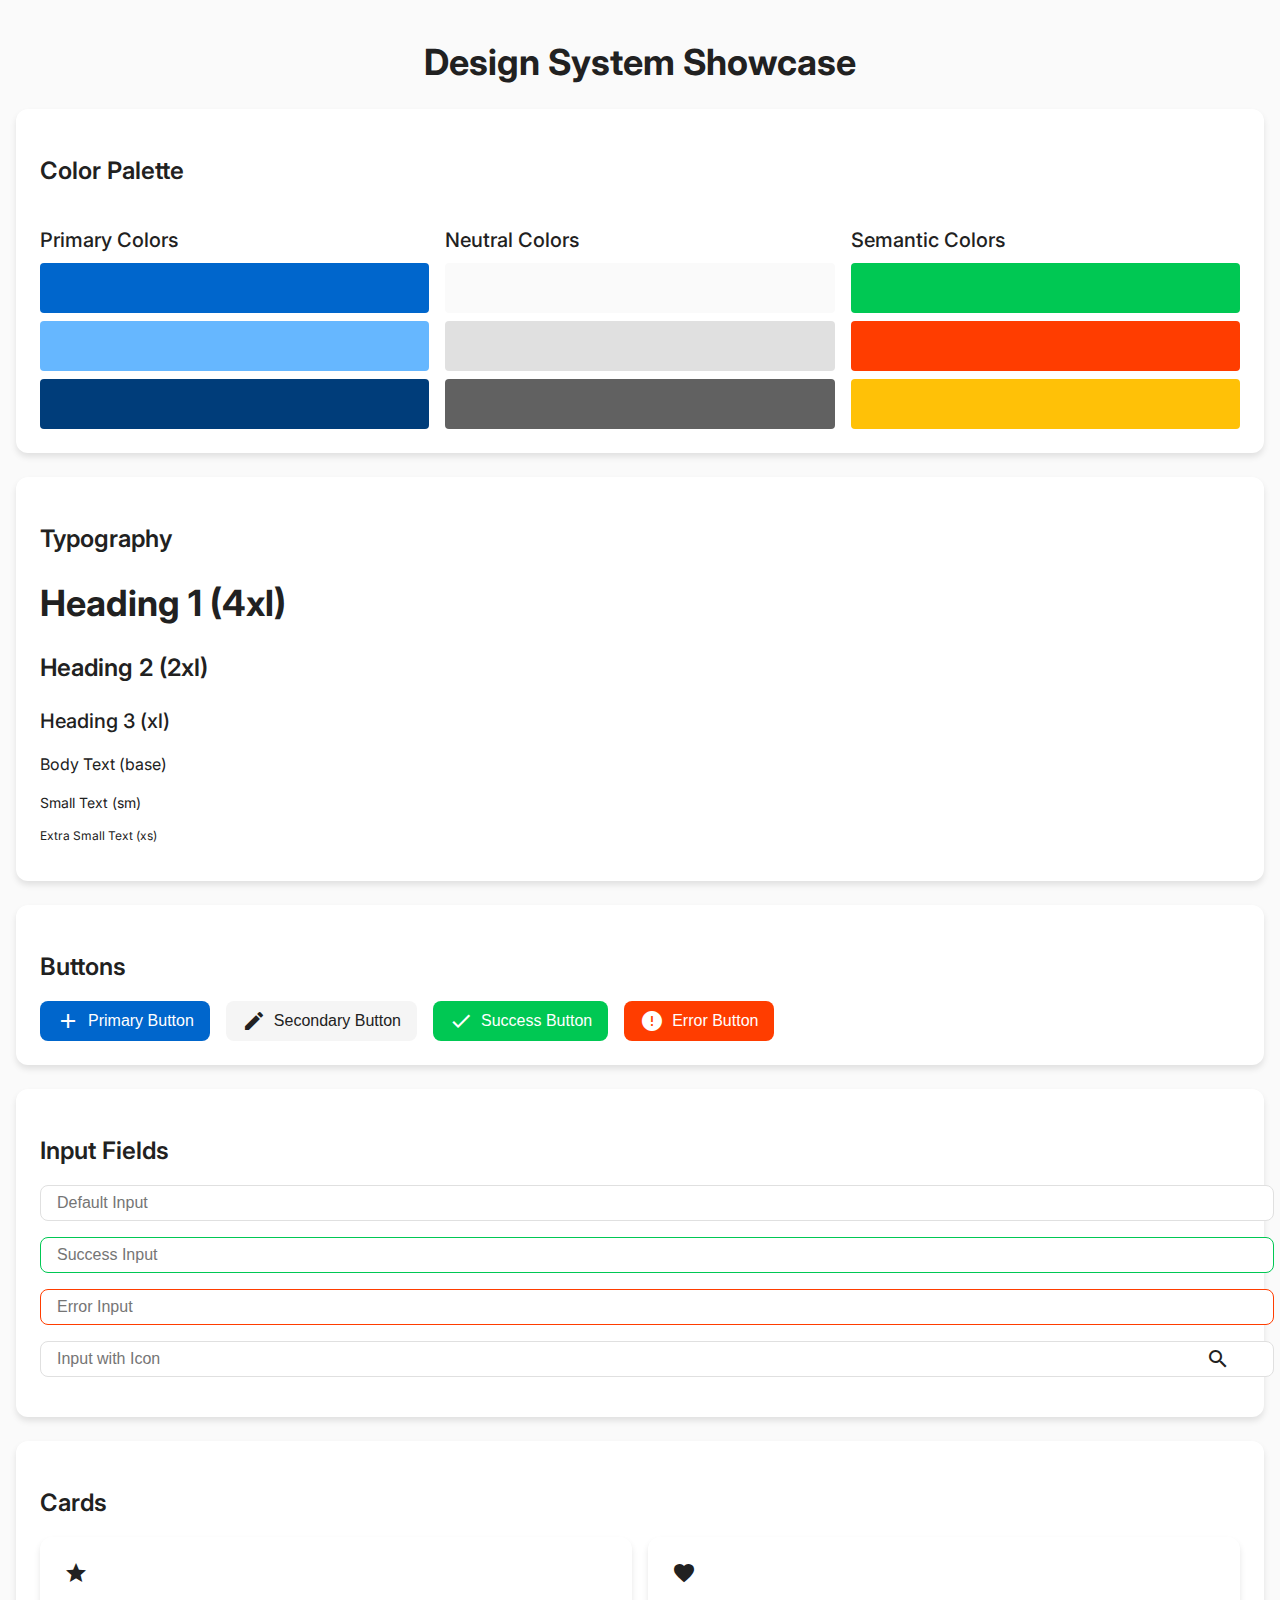
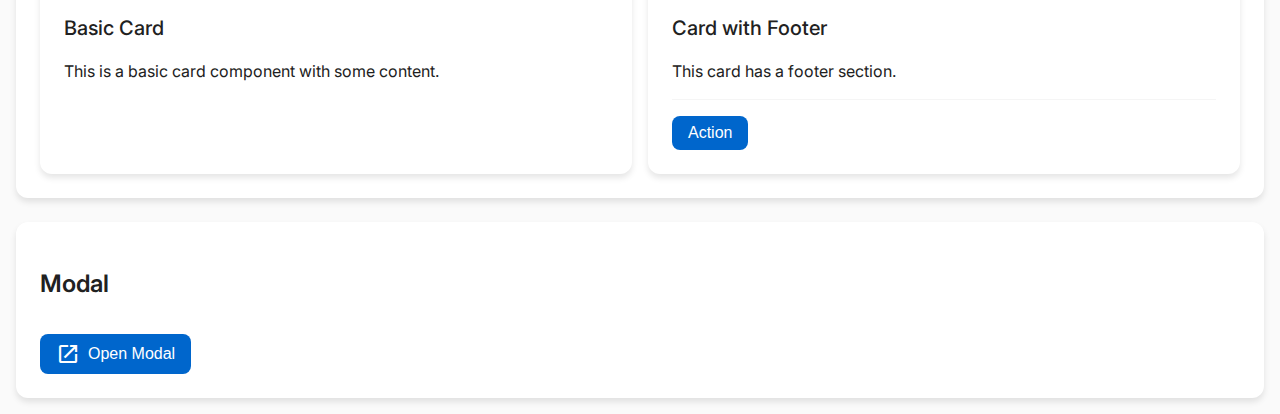
<file: Task 1/index.html>
<!DOCTYPE html>
<html lang="en">
<head>
    <meta charset="UTF-8">
    <meta name="viewport" content="width=device-width, initial-scale=1.0">
    <title>Design System Showcase</title>
    <link rel="stylesheet" href="design-system.css">
    <link href="https://fonts.googleapis.com/css2?family=Inter:wght@400;500;600;700&display=swap" rel="stylesheet">
    <link href="https://fonts.googleapis.com/icon?family=Material+Icons" rel="stylesheet">
</head>
<body>
    <div class="container">
        <h1 class="text-center">Design System Showcase</h1>
        
        <!-- Color Palette Section -->
        <section class="card mt-3">
            <h2>Color Palette</h2>
            <div class="mt-2" style="display: grid; grid-template-columns: repeat(auto-fit, minmax(150px, 1fr)); gap: var(--spacing-md);">
                <div>
                    <h3>Primary Colors</h3>
                    <div style="display: flex; flex-direction: column; gap: var(--spacing-sm);">
                        <div style="height: 50px; background: var(--primary-500); border-radius: var(--radius-sm);"></div>
                        <div style="height: 50px; background: var(--primary-300); border-radius: var(--radius-sm);"></div>
                        <div style="height: 50px; background: var(--primary-700); border-radius: var(--radius-sm);"></div>
                    </div>
                </div>
                <div>
                    <h3>Neutral Colors</h3>
                    <div style="display: flex; flex-direction: column; gap: var(--spacing-sm);">
                        <div style="height: 50px; background: var(--neutral-100); border-radius: var(--radius-sm);"></div>
                        <div style="height: 50px; background: var(--neutral-300); border-radius: var(--radius-sm);"></div>
                        <div style="height: 50px; background: var(--neutral-700); border-radius: var(--radius-sm);"></div>
                    </div>
                </div>
                <div>
                    <h3>Semantic Colors</h3>
                    <div style="display: flex; flex-direction: column; gap: var(--spacing-sm);">
                        <div style="height: 50px; background: var(--success-500); border-radius: var(--radius-sm);"></div>
                        <div style="height: 50px; background: var(--error-500); border-radius: var(--radius-sm);"></div>
                        <div style="height: 50px; background: var(--warning-500); border-radius: var(--radius-sm);"></div>
                    </div>
                </div>
            </div>
        </section>

        <!-- Typography Section -->
        <section class="card mt-3">
            <h2>Typography</h2>
            <div class="mt-2">
                <h1>Heading 1 (4xl)</h1>
                <h2>Heading 2 (2xl)</h2>
                <h3>Heading 3 (xl)</h3>
                <p style="font-size: var(--font-size-base);">Body Text (base)</p>
                <p style="font-size: var(--font-size-sm);">Small Text (sm)</p>
                <p style="font-size: var(--font-size-xs);">Extra Small Text (xs)</p>
            </div>
        </section>

        <!-- Buttons Section -->
        <section class="card mt-3">
            <h2>Buttons</h2>
            <div class="mt-2" style="display: flex; gap: var(--spacing-md); flex-wrap: wrap;">
                <button class="btn btn-primary">
                    <span class="material-icons icon">add</span>
                    Primary Button
                </button>
                <button class="btn btn-secondary">
                    <span class="material-icons icon">edit</span>
                    Secondary Button
                </button>
                <button class="btn btn-success">
                    <span class="material-icons icon">check</span>
                    Success Button
                </button>
                <button class="btn btn-error">
                    <span class="material-icons icon">error</span>
                    Error Button
                </button>
            </div>
        </section>

        <!-- Input Fields Section -->
        <section class="card mt-3">
            <h2>Input Fields</h2>
            <div class="mt-2">
                <div class="input-group">
                    <input type="text" class="input" placeholder="Default Input">
                </div>
                <div class="input-group">
                    <input type="text" class="input input-success" placeholder="Success Input">
                </div>
                <div class="input-group">
                    <input type="text" class="input input-error" placeholder="Error Input">
                </div>
                <div class="input-group">
                    <input type="text" class="input" placeholder="Input with Icon">
                    <span class="material-icons icon" style="position: absolute; right: 10px; top: 50%; transform: translateY(-50%);">search</span>
                </div>
            </div>
        </section>

        <!-- Cards Section -->
        <section class="card mt-3">
            <h2>Cards</h2>
            <div class="mt-2" style="display: grid; grid-template-columns: repeat(auto-fit, minmax(250px, 1fr)); gap: var(--spacing-md);">
                <div class="card">
                    <div class="card-header">
                        <span class="material-icons icon-lg">star</span>
                        <h3>Basic Card</h3>
                    </div>
                    <p>This is a basic card component with some content.</p>
                </div>
                <div class="card">
                    <div class="card-header">
                        <span class="material-icons icon-lg">favorite</span>
                        <h3>Card with Footer</h3>
                    </div>
                    <p>This card has a footer section.</p>
                    <div class="card-footer">
                        <button class="btn btn-primary">Action</button>
                    </div>
                </div>
            </div>
        </section>

        <!-- Modal Section -->
        <section class="card mt-3">
            <h2>Modal</h2>
            <button class="btn btn-primary mt-2" onclick="openModal()">
                <span class="material-icons icon">open_in_new</span>
                Open Modal
            </button>
        </section>

        <!-- Modal Component -->
        <div id="demoModal" class="modal">
            <div class="modal-content">
                <div class="modal-header">
                    <h3>
                        <span class="material-icons icon">info</span>
                        Modal Title
                    </h3>
                    <button class="modal-close" onclick="closeModal()">
                        <span class="material-icons icon">close</span>
                    </button>
                </div>
                <p>This is a sample modal component with animation and proper styling.</p>
                <div class="card-footer">
                    <button class="btn btn-primary" onclick="closeModal()">Close</button>
                </div>
            </div>
        </div>
    </div>

    <script src="design-system.js"></script>
</body>
</html>
</file>
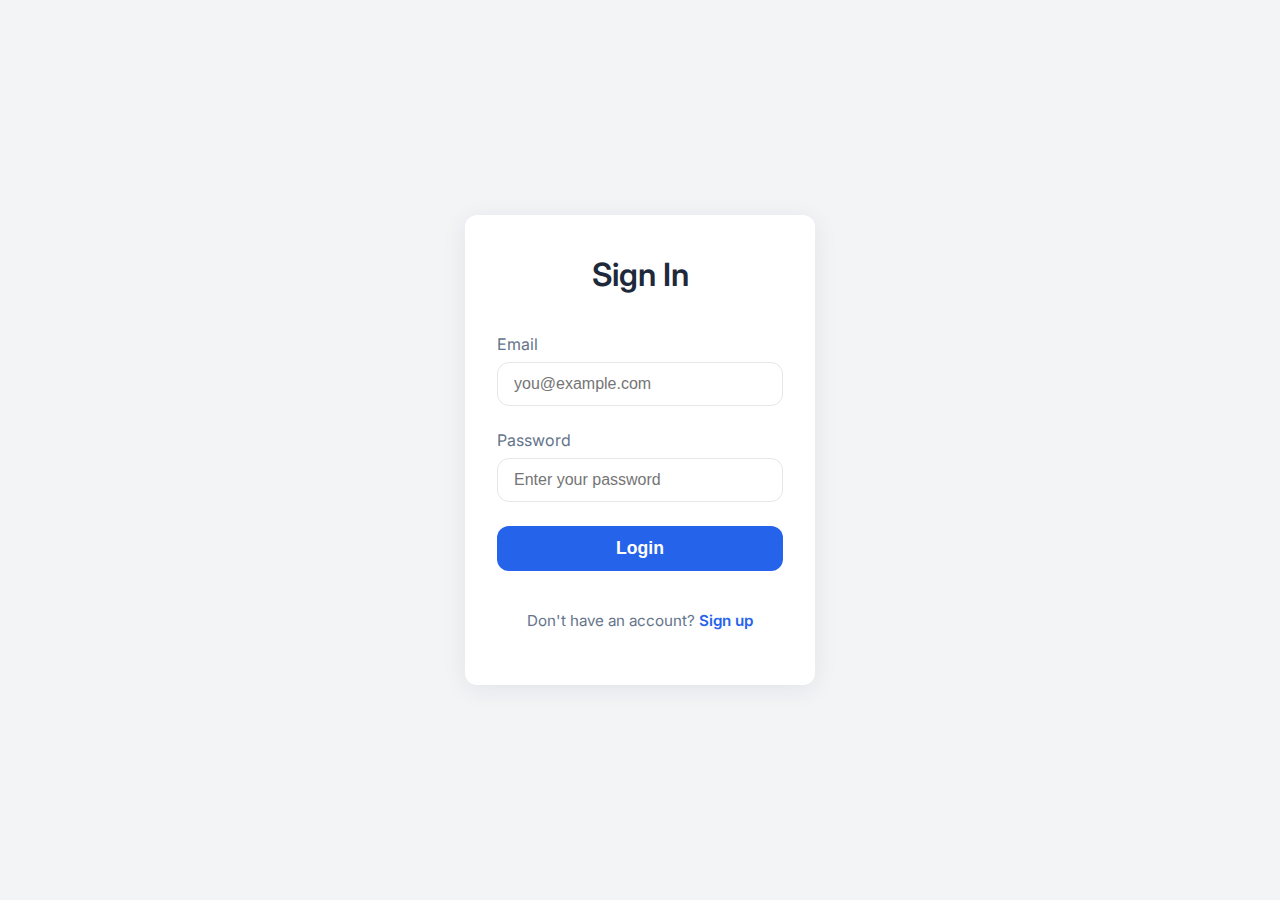
<file: Task 3/index.html>
<!DOCTYPE html>
<html lang="en">
<head>
  <meta charset="UTF-8" />
  <meta name="viewport" content="width=device-width, initial-scale=1.0"/>
  <title>Modern Login</title>
  <link rel="stylesheet" href="styles.css"/>
</head>
<body>
  <main class="login-container">
    <form class="login-form" id="loginForm" autocomplete="off">
      <h1>Sign In</h1>
      <div class="input-group">
        <label for="email">Email</label>
        <input type="email" id="email" required placeholder="you@example.com"/>
      </div>
      <div class="input-group">
        <label for="password">Password</label>
        <input type="password" id="password" required placeholder="Enter your password"/>
      </div>
      <button type="submit">Login</button>
      <p class="signup-link">Don't have an account? <a href="#" id="openSignUp">Sign up</a></p>
    </form>
    <div id="signupModal" class="modal" aria-hidden="true" tabindex="-1">
      <div class="modal-content" role="dialog" aria-modal="true" aria-labelledby="signupTitle">
        <button class="close-modal" id="closeSignUp" aria-label="Close sign up form">&times;</button>
        <h2 id="signupTitle">Create Account</h2>
        <form id="signupForm" autocomplete="off">
          <div class="input-group">
            <label for="signupEmail">Email</label>
            <input type="email" id="signupEmail" required placeholder="you@example.com"/>
            <span class="input-error" id="signupEmailError"></span>
          </div>
          <div class="input-group">
            <label for="signupPassword">Password</label>
            <input type="password" id="signupPassword" required placeholder="Create a password"/>
            <span class="input-error" id="signupPasswordError"></span>
          </div>
          <div class="input-group">
            <label for="signupConfirm">Confirm Password</label>
            <input type="password" id="signupConfirm" required placeholder="Confirm your password"/>
            <span class="input-error" id="signupConfirmError"></span>
          </div>
          <button type="submit">Sign Up</button>
        </form>
      </div>
    </div>
  </main>
  <script src="script.js"></script>
</body>
</html>
</file>
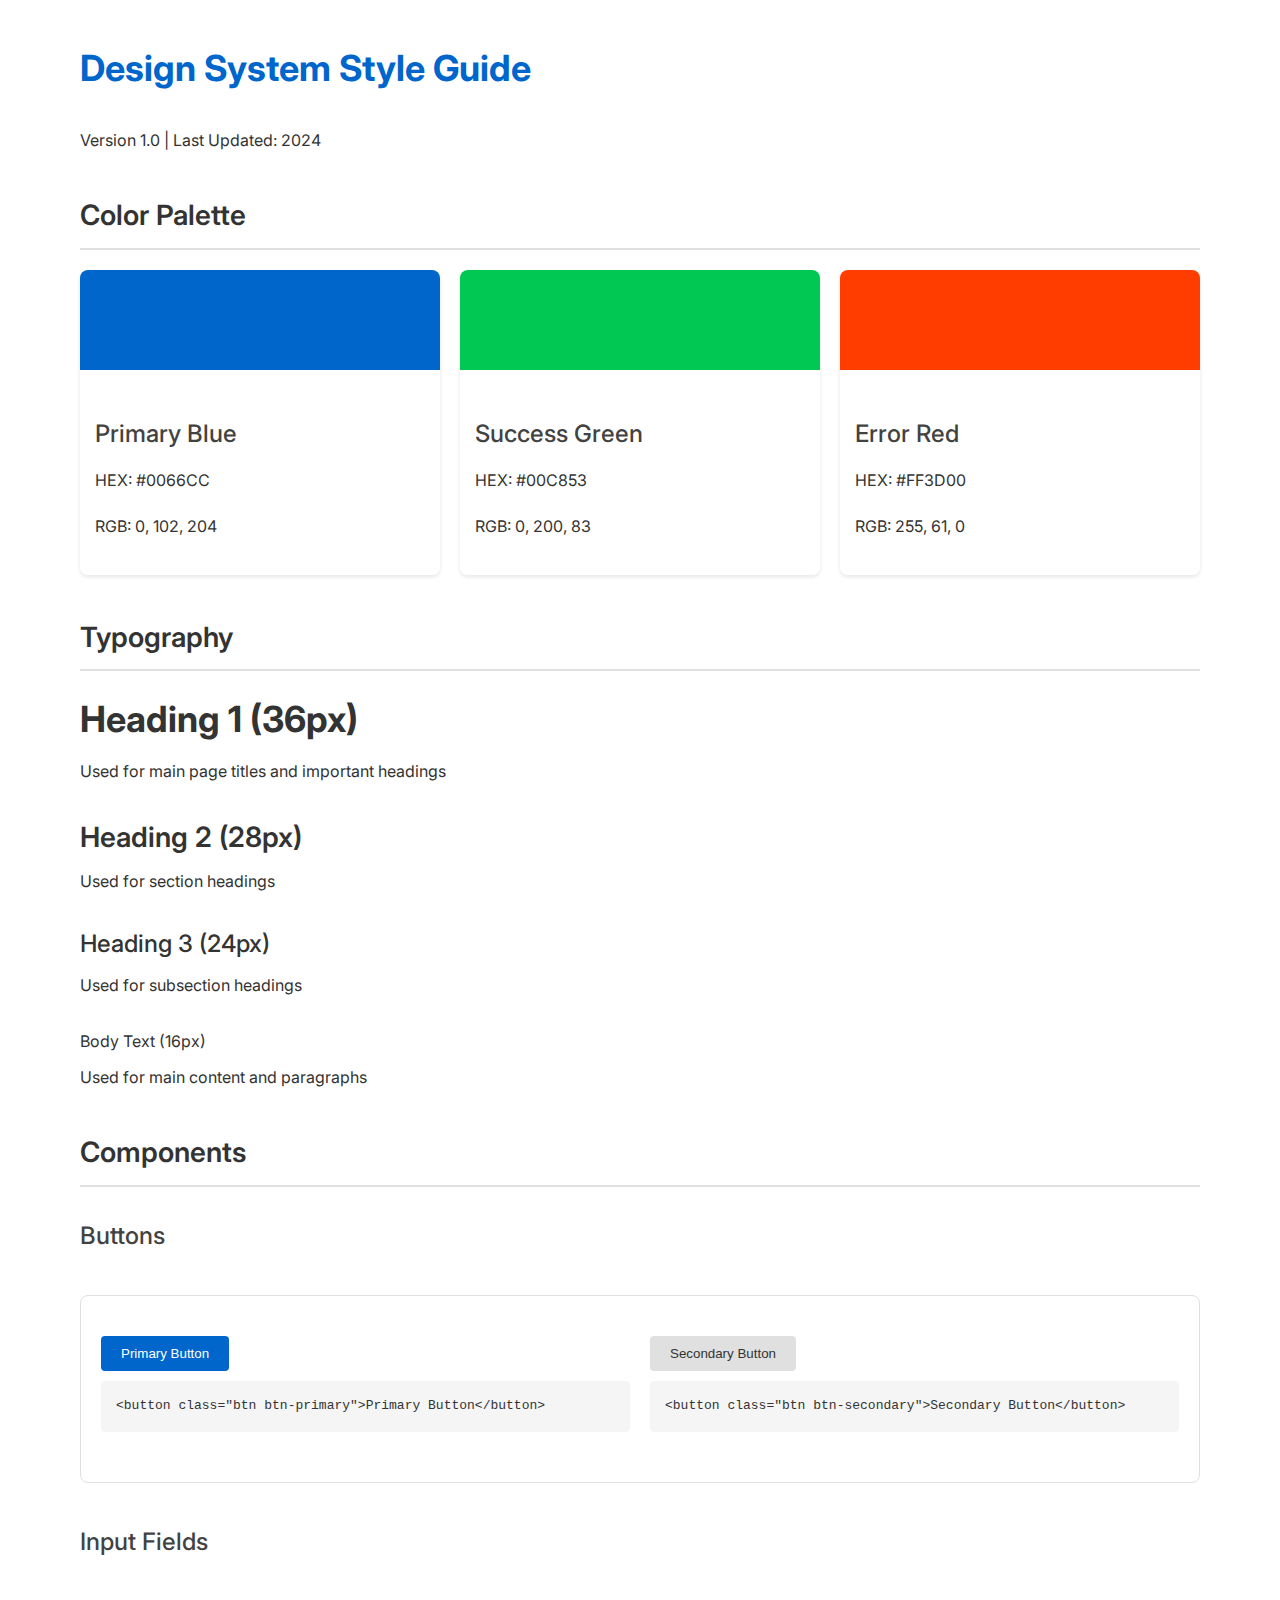
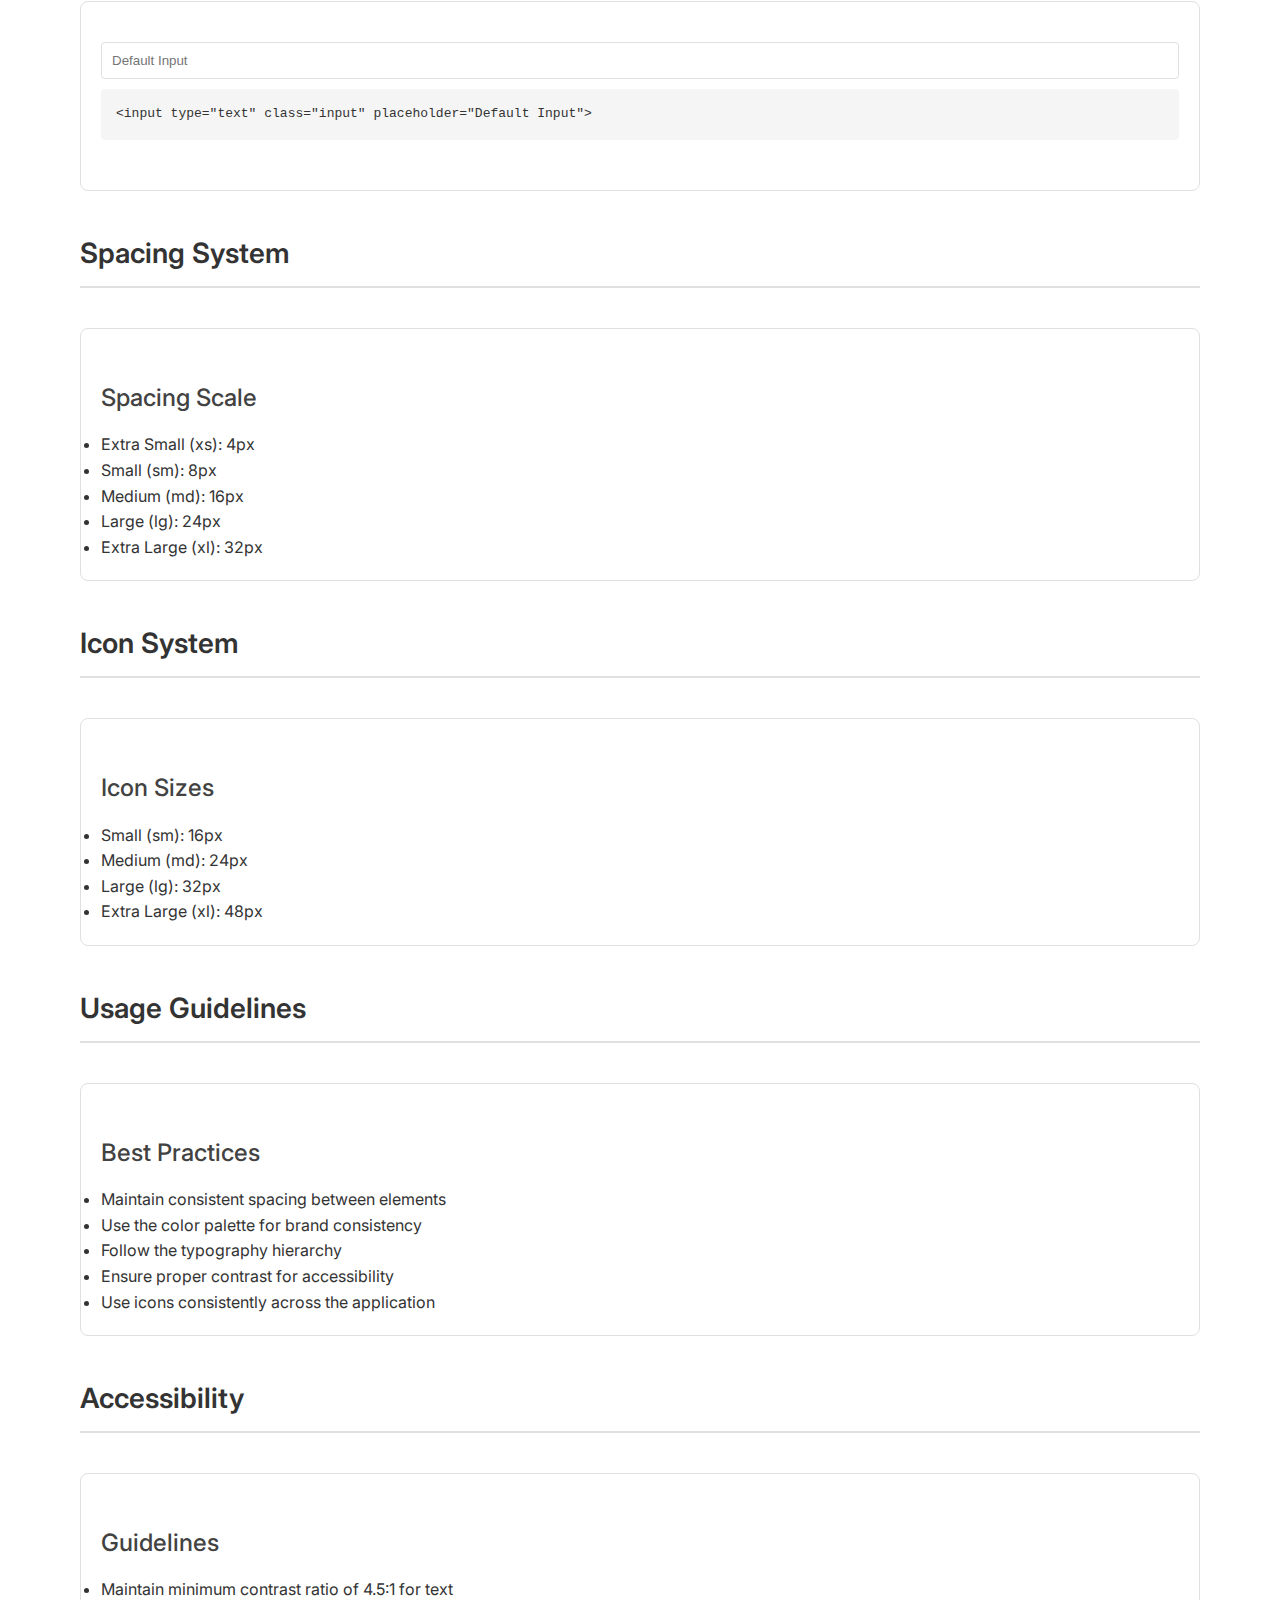
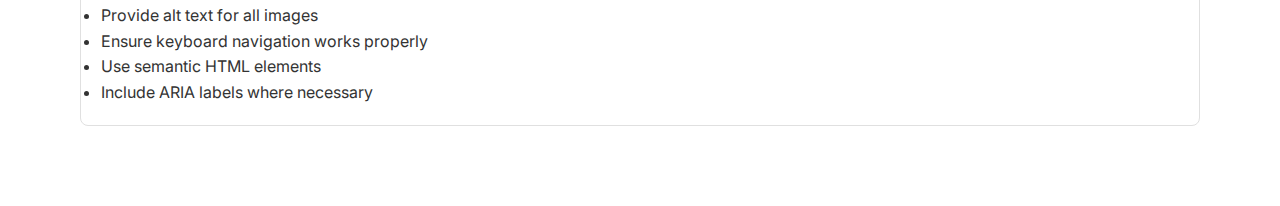
<file: Task 1/style-guide.html>
<!DOCTYPE html>
<html lang="en">
<head>
    <meta charset="UTF-8">
    <meta name="viewport" content="width=device-width, initial-scale=1.0">
    <title>Design System Style Guide</title>
    <link href="https://fonts.googleapis.com/css2?family=Inter:wght@400;500;600;700&display=swap" rel="stylesheet">
    <style>
        /* Reset and Base Styles */
        * {
            margin: 0;
            padding: 0;
            box-sizing: border-box;
        }

        body {
            font-family: 'Inter', sans-serif;
            line-height: 1.6;
            color: #333;
            max-width: 1200px;
            margin: 0 auto;
            padding: 40px;
        }

        /* Typography */
        h1 {
            font-size: 36px;
            font-weight: 700;
            margin-bottom: 30px;
            color: #0066CC;
        }

        h2 {
            font-size: 28px;
            font-weight: 600;
            margin: 40px 0 20px;
            color: #333;
            border-bottom: 2px solid #E0E0E0;
            padding-bottom: 10px;
        }

        h3 {
            font-size: 24px;
            font-weight: 500;
            margin: 30px 0 15px;
            color: #424242;
        }

        p {
            margin-bottom: 20px;
            font-size: 16px;
        }

        /* Color Section */
        .color-grid {
            display: grid;
            grid-template-columns: repeat(auto-fit, minmax(200px, 1fr));
            gap: 20px;
            margin: 20px 0;
        }

        .color-card {
            border-radius: 8px;
            overflow: hidden;
            box-shadow: 0 2px 4px rgba(0,0,0,0.1);
        }

        .color-swatch {
            height: 100px;
        }

        .color-info {
            padding: 15px;
            background: white;
        }

        /* Typography Section */
        .type-scale {
            margin: 20px 0;
        }

        .type-item {
            margin-bottom: 30px;
        }

        .type-example {
            margin-bottom: 10px;
        }

        /* Component Section */
        .component-section {
            margin: 40px 0;
            padding: 20px;
            border: 1px solid #E0E0E0;
            border-radius: 8px;
        }

        .component-grid {
            display: grid;
            grid-template-columns: repeat(auto-fit, minmax(250px, 1fr));
            gap: 20px;
            margin: 20px 0;
        }

        /* Code Examples */
        .code-block {
            background: #F5F5F5;
            padding: 15px;
            border-radius: 4px;
            font-family: monospace;
            margin: 10px 0;
        }

        /* Page Breaks */
        .page-break {
            page-break-before: always;
        }
    </style>
</head>
<body>
    <h1>Design System Style Guide</h1>
    <p>Version 1.0 | Last Updated: 2024</p>

    <h2>Color Palette</h2>
    <div class="color-grid">
        <div class="color-card">
            <div class="color-swatch" style="background: #0066CC;"></div>
            <div class="color-info">
                <h3>Primary Blue</h3>
                <p>HEX: #0066CC</p>
                <p>RGB: 0, 102, 204</p>
            </div>
        </div>
        <div class="color-card">
            <div class="color-swatch" style="background: #00C853;"></div>
            <div class="color-info">
                <h3>Success Green</h3>
                <p>HEX: #00C853</p>
                <p>RGB: 0, 200, 83</p>
            </div>
        </div>
        <div class="color-card">
            <div class="color-swatch" style="background: #FF3D00;"></div>
            <div class="color-info">
                <h3>Error Red</h3>
                <p>HEX: #FF3D00</p>
                <p>RGB: 255, 61, 0</p>
            </div>
        </div>
    </div>

    <div class="page-break"></div>

    <h2>Typography</h2>
    <div class="type-scale">
        <div class="type-item">
            <div class="type-example" style="font-size: 36px; font-weight: 700;">Heading 1 (36px)</div>
            <p>Used for main page titles and important headings</p>
        </div>
        <div class="type-item">
            <div class="type-example" style="font-size: 28px; font-weight: 600;">Heading 2 (28px)</div>
            <p>Used for section headings</p>
        </div>
        <div class="type-item">
            <div class="type-example" style="font-size: 24px; font-weight: 500;">Heading 3 (24px)</div>
            <p>Used for subsection headings</p>
        </div>
        <div class="type-item">
            <div class="type-example" style="font-size: 16px;">Body Text (16px)</div>
            <p>Used for main content and paragraphs</p>
        </div>
    </div>

    <div class="page-break"></div>

    <h2>Components</h2>
    
    <h3>Buttons</h3>
    <div class="component-section">
        <div class="component-grid">
            <div>
                <button style="background: #0066CC; color: white; padding: 10px 20px; border: none; border-radius: 4px;">Primary Button</button>
                <div class="code-block">
                    &lt;button class="btn btn-primary"&gt;Primary Button&lt;/button&gt;
                </div>
            </div>
            <div>
                <button style="background: #E0E0E0; color: #333; padding: 10px 20px; border: none; border-radius: 4px;">Secondary Button</button>
                <div class="code-block">
                    &lt;button class="btn btn-secondary"&gt;Secondary Button&lt;/button&gt;
                </div>
            </div>
        </div>
    </div>

    <h3>Input Fields</h3>
    <div class="component-section">
        <div class="component-grid">
            <div>
                <input type="text" placeholder="Default Input" style="width: 100%; padding: 10px; border: 1px solid #E0E0E0; border-radius: 4px;">
                <div class="code-block">
                    &lt;input type="text" class="input" placeholder="Default Input"&gt;
                </div>
            </div>
        </div>
    </div>

    <div class="page-break"></div>

    <h2>Spacing System</h2>
    <div class="component-section">
        <h3>Spacing Scale</h3>
        <ul>
            <li>Extra Small (xs): 4px</li>
            <li>Small (sm): 8px</li>
            <li>Medium (md): 16px</li>
            <li>Large (lg): 24px</li>
            <li>Extra Large (xl): 32px</li>
        </ul>
    </div>

    <h2>Icon System</h2>
    <div class="component-section">
        <h3>Icon Sizes</h3>
        <ul>
            <li>Small (sm): 16px</li>
            <li>Medium (md): 24px</li>
            <li>Large (lg): 32px</li>
            <li>Extra Large (xl): 48px</li>
        </ul>
    </div>

    <div class="page-break"></div>

    <h2>Usage Guidelines</h2>
    <div class="component-section">
        <h3>Best Practices</h3>
        <ul>
            <li>Maintain consistent spacing between elements</li>
            <li>Use the color palette for brand consistency</li>
            <li>Follow the typography hierarchy</li>
            <li>Ensure proper contrast for accessibility</li>
            <li>Use icons consistently across the application</li>
        </ul>
    </div>

    <h2>Accessibility</h2>
    <div class="component-section">
        <h3>Guidelines</h3>
        <ul>
            <li>Maintain minimum contrast ratio of 4.5:1 for text</li>
            <li>Provide alt text for all images</li>
            <li>Ensure keyboard navigation works properly</li>
            <li>Use semantic HTML elements</li>
            <li>Include ARIA labels where necessary</li>
        </ul>
    </div>
</body>
</html>
</file>
<file: Task 1/design-system.css>
/* Design System Tokens */
:root {
  /* Extended Color Palette */
  --primary-50: #E6F3FF;
  --primary-100: #CCE7FF;
  --primary-200: #99CFFF;
  --primary-300: #66B7FF;
  --primary-400: #339FFF;
  --primary-500: #0066CC;
  --primary-600: #0052A3;
  --primary-700: #003D7A;
  --primary-800: #002952;
  --primary-900: #001429;
  
  --neutral-50: #FFFFFF;
  --neutral-100: #FAFAFA;
  --neutral-200: #F5F5F5;
  --neutral-300: #E0E0E0;
  --neutral-400: #BDBDBD;
  --neutral-500: #9E9E9E;
  --neutral-600: #757575;
  --neutral-700: #616161;
  --neutral-800: #424242;
  --neutral-900: #212121;
  
  --success-50: #E8F5E9;
  --success-500: #00C853;
  --success-900: #1B5E20;
  
  --error-50: #FFEBEE;
  --error-500: #FF3D00;
  --error-900: #B71C1C;
  
  --warning-50: #FFF8E1;
  --warning-500: #FFC107;
  --warning-900: #F57F17;

  /* Typography Scale */
  --font-primary: 'Inter', system-ui, sans-serif;
  --font-size-xs: 0.75rem;    /* 12px */
  --font-size-sm: 0.875rem;   /* 14px */
  --font-size-base: 1rem;     /* 16px */
  --font-size-lg: 1.125rem;   /* 18px */
  --font-size-xl: 1.25rem;    /* 20px */
  --font-size-2xl: 1.5rem;    /* 24px */
  --font-size-3xl: 1.875rem;  /* 30px */
  --font-size-4xl: 2.25rem;   /* 36px */

  /* Font Weights */
  --font-weight-normal: 400;
  --font-weight-medium: 500;
  --font-weight-semibold: 600;
  --font-weight-bold: 700;

  /* Line Heights */
  --line-height-tight: 1.25;
  --line-height-normal: 1.5;
  --line-height-relaxed: 1.75;

  /* Spacing Scale */
  --spacing-0: 0;
  --spacing-xs: 0.25rem;  /* 4px */
  --spacing-sm: 0.5rem;   /* 8px */
  --spacing-md: 1rem;     /* 16px */
  --spacing-lg: 1.5rem;   /* 24px */
  --spacing-xl: 2rem;     /* 32px */
  --spacing-2xl: 3rem;    /* 48px */
  --spacing-3xl: 4rem;    /* 64px */

  /* Border Radius */
  --radius-sm: 4px;
  --radius-md: 8px;
  --radius-lg: 12px;
  --radius-xl: 16px;
  --radius-full: 9999px;

  /* Shadows */
  --shadow-sm: 0 1px 2px rgba(0, 0, 0, 0.05);
  --shadow-md: 0 4px 6px rgba(0, 0, 0, 0.1);
  --shadow-lg: 0 10px 15px rgba(0, 0, 0, 0.1);
  --shadow-xl: 0 20px 25px rgba(0, 0, 0, 0.15);

  /* Icon Sizes */
  --icon-xs: 12px;
  --icon-sm: 16px;
  --icon-md: 24px;
  --icon-lg: 32px;
  --icon-xl: 48px;
}

/* Base Styles */
body {
  font-family: var(--font-primary);
  color: var(--neutral-900);
  line-height: var(--line-height-normal);
  margin: 0;
  padding: var(--spacing-md);
  background-color: var(--neutral-100);
}

/* Typography */
h1 { 
  font-size: var(--font-size-4xl);
  font-weight: var(--font-weight-bold);
  line-height: var(--line-height-tight);
  margin-bottom: var(--spacing-lg);
}

h2 { 
  font-size: var(--font-size-2xl);
  font-weight: var(--font-weight-semibold);
  margin-bottom: var(--spacing-md);
}

h3 { 
  font-size: var(--font-size-xl);
  font-weight: var(--font-weight-medium);
  margin-bottom: var(--spacing-sm);
}

/* Button Variants */
.btn {
  display: inline-flex;
  align-items: center;
  justify-content: center;
  padding: var(--spacing-sm) var(--spacing-md);
  border-radius: var(--radius-md);
  font-size: var(--font-size-base);
  font-weight: var(--font-weight-medium);
  cursor: pointer;
  transition: all 0.2s ease;
  border: none;
  gap: var(--spacing-sm);
}

.btn-primary {
  background-color: var(--primary-500);
  color: var(--neutral-50);
}

.btn-primary:hover {
  background-color: var(--primary-600);
}

.btn-secondary {
  background-color: var(--neutral-200);
  color: var(--neutral-900);
}

.btn-secondary:hover {
  background-color: var(--neutral-300);
}

.btn-success {
  background-color: var(--success-500);
  color: var(--neutral-50);
}

.btn-success:hover {
  background-color: var(--success-900);
}

.btn-error {
  background-color: var(--error-500);
  color: var(--neutral-50);
}

.btn-error:hover {
  background-color: var(--error-900);
}

/* Input Variants */
.input-group {
  position: relative;
  margin-bottom: var(--spacing-md);
}

.input {
  width: 100%;
  padding: var(--spacing-sm) var(--spacing-md);
  border: 1px solid var(--neutral-300);
  border-radius: var(--radius-md);
  font-size: var(--font-size-base);
  transition: all 0.2s ease;
}

.input:focus {
  outline: none;
  border-color: var(--primary-500);
  box-shadow: 0 0 0 2px var(--primary-100);
}

.input-error {
  border-color: var(--error-500);
}

.input-success {
  border-color: var(--success-500);
}

/* Card Variants */
.card {
  background-color: var(--neutral-50);
  border-radius: var(--radius-lg);
  padding: var(--spacing-lg);
  box-shadow: var(--shadow-md);
  transition: box-shadow 0.2s ease;
}

.card:hover {
  box-shadow: var(--shadow-lg);
}

.card-header {
  margin-bottom: var(--spacing-md);
}

.card-footer {
  margin-top: var(--spacing-md);
  padding-top: var(--spacing-md);
  border-top: 1px solid var(--neutral-200);
}

/* Modal Variants */
.modal {
  position: fixed;
  top: 0;
  left: 0;
  width: 100%;
  height: 100%;
  background-color: rgba(0, 0, 0, 0.5);
  display: none;
  align-items: center;
  justify-content: center;
  z-index: 1000;
}

.modal-content {
  background-color: var(--neutral-50);
  padding: var(--spacing-lg);
  border-radius: var(--radius-lg);
  max-width: 500px;
  width: 90%;
  box-shadow: var(--shadow-xl);
  animation: modalSlideIn 0.3s ease;
}

@keyframes modalSlideIn {
  from {
    transform: translateY(-20px);
    opacity: 0;
  }
  to {
    transform: translateY(0);
    opacity: 1;
  }
}

.modal-header {
  display: flex;
  justify-content: space-between;
  align-items: center;
  margin-bottom: var(--spacing-md);
}

.modal-close {
  background: none;
  border: none;
  font-size: var(--font-size-xl);
  cursor: pointer;
  color: var(--neutral-500);
  padding: var(--spacing-xs);
  border-radius: var(--radius-full);
  transition: background-color 0.2s ease;
}

.modal-close:hover {
  background-color: var(--neutral-200);
}

/* Icon System */
.icon {
  display: inline-flex;
  align-items: center;
  justify-content: center;
  width: var(--icon-md);
  height: var(--icon-md);
  color: currentColor;
}

.icon-sm {
  width: var(--icon-sm);
  height: var(--icon-sm);
}

.icon-lg {
  width: var(--icon-lg);
  height: var(--icon-lg);
}

.icon-xl {
  width: var(--icon-xl);
  height: var(--icon-xl);
}

/* Utility Classes */
.text-center { text-align: center; }
.mt-1 { margin-top: var(--spacing-sm); }
.mt-2 { margin-top: var(--spacing-md); }
.mt-3 { margin-top: var(--spacing-lg); }
.mb-1 { margin-bottom: var(--spacing-sm); }
.mb-2 { margin-bottom: var(--spacing-md); }
.mb-3 { margin-bottom: var(--spacing-lg); }
</file>
<file: Task 3/styles.css>
@import url('https://fonts.googleapis.com/css2?family=Inter:wght@400;600&display=swap');

:root {
  --primary: #2563eb;
  --primary-hover: #1d4ed8;
  --background: #f3f4f6;
  --surface: #fff;
  --text: #1e293b;
  --muted: #64748b;
  --border: #e5e7eb;
  --radius: 12px;
}

* {
  box-sizing: border-box;
}

body {
  margin: 0;
  font-family: 'Inter', sans-serif;
  background: var(--background);
  color: var(--text);
  min-height: 100vh;
  display: flex;
  align-items: center;
  justify-content: center;
}

.login-container {
  width: 100vw;
  min-height: 100vh;
  display: flex;
  align-items: center;
  justify-content: center;
}

.login-form {
  background: var(--surface);
  padding: 2.5rem 2rem;
  border-radius: var(--radius);
  box-shadow: 0 4px 24px rgba(30, 41, 59, 0.08);
  width: 100%;
  max-width: 350px;
  display: flex;
  flex-direction: column;
  gap: 1.5rem;
}

.login-form h1 {
  margin: 0 0 1rem 0;
  font-size: 2rem;
  font-weight: 600;
  text-align: center;
}

.input-group {
  display: flex;
  flex-direction: column;
  gap: 0.5rem;
}

.input-group label {
  font-size: 1rem;
  color: var(--muted);
}

.input-group input {
  padding: 0.75rem 1rem;
  border: 1px solid var(--border);
  border-radius: var(--radius);
  font-size: 1rem;
  transition: border 0.2s;
}

.input-group input:focus {
  border-color: var(--primary);
  outline: none;
}

button[type="submit"] {
  background: var(--primary);
  color: #fff;
  border: none;
  border-radius: var(--radius);
  padding: 0.75rem 0;
  font-size: 1.1rem;
  font-weight: 600;
  cursor: pointer;
  transition: background 0.2s;
}

button[type="submit"]:hover {
  background: var(--primary-hover);
}

.signup-link {
  text-align: center;
  color: var(--muted);
  font-size: 0.95rem;
}

.signup-link a {
  color: var(--primary);
  text-decoration: none;
  font-weight: 600;
}

.signup-link a:hover {
  text-decoration: underline;
}

.modal {
  position: fixed;
  top: 0;
  left: 0;
  width: 100vw;
  height: 100vh;
  background: rgba(30, 41, 59, 0.25);
  display: none;
  align-items: center;
  justify-content: center;
  z-index: 1000;
}
.modal[aria-hidden="false"] {
  display: flex;
}
.modal-content {
  background: var(--surface);
  border-radius: var(--radius);
  box-shadow: 0 8px 32px rgba(30, 41, 59, 0.18);
  padding: 2rem 2rem 1.5rem 2rem;
  min-width: 320px;
  max-width: 95vw;
  position: relative;
  width: 100%;
  max-width: 370px;
  animation: modalIn 0.2s cubic-bezier(.4,0,.2,1);
}
@keyframes modalIn {
  from { transform: translateY(-30px); opacity: 0; }
  to { transform: translateY(0); opacity: 1; }
}
.close-modal {
  position: absolute;
  top: 1rem;
  right: 1rem;
  background: none;
  border: none;
  font-size: 1.5rem;
  color: var(--muted);
  cursor: pointer;
  transition: color 0.2s;
}
.close-modal:hover {
  color: var(--primary);
}
.input-error {
  color: #ef4444;
  font-size: 0.92rem;
  margin-top: 0.2rem;
  min-height: 1.1em;
  display: block;
}
</file>
